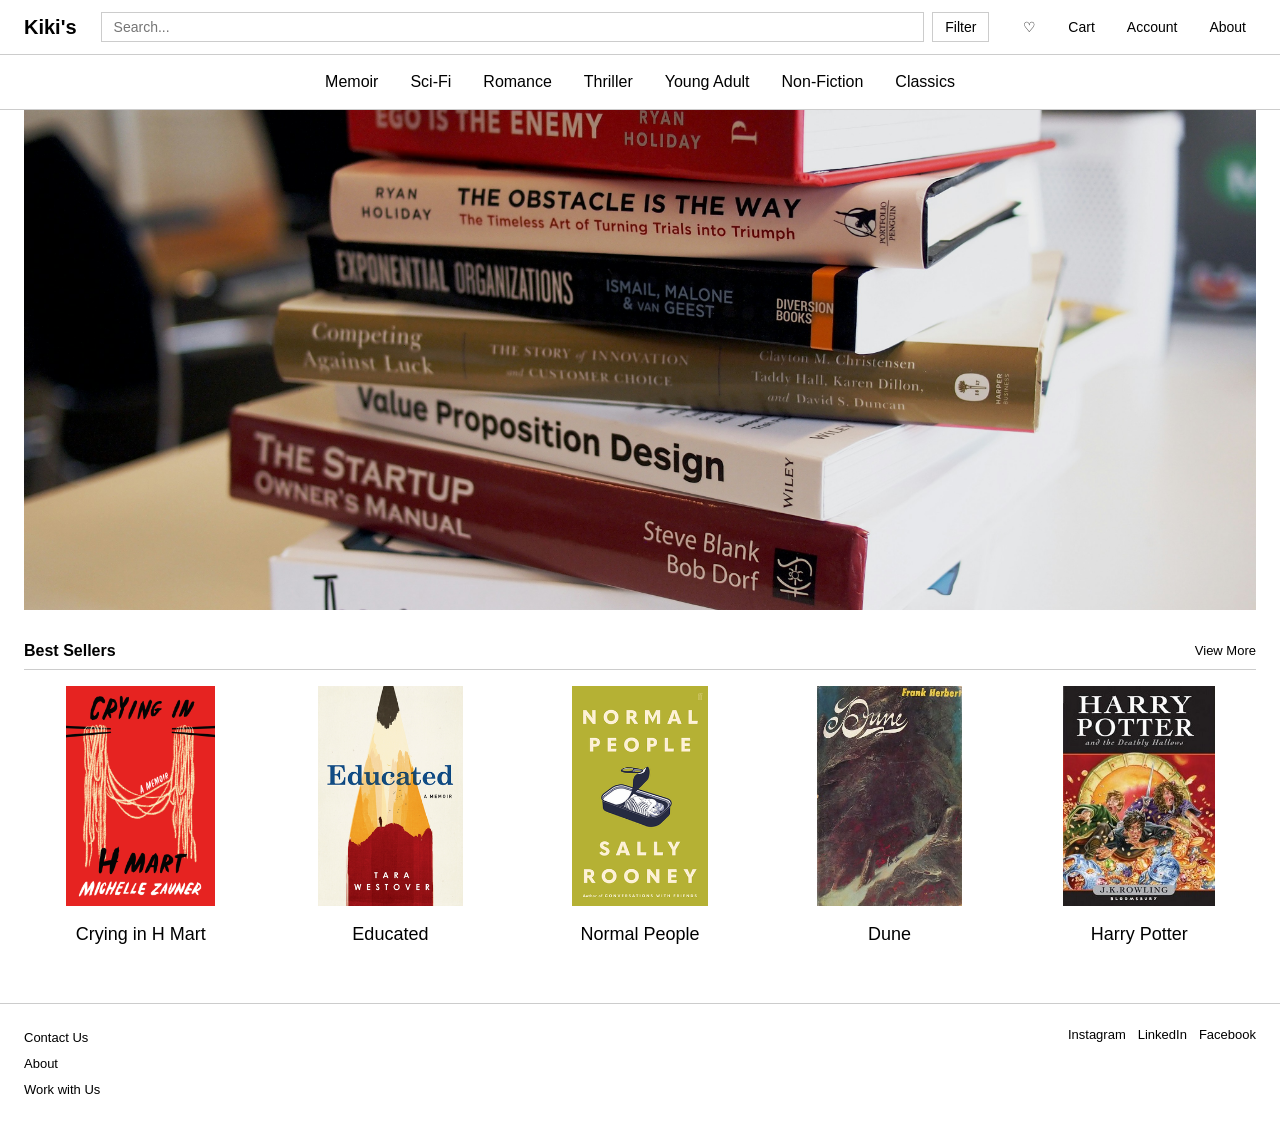
<file: index.html>
<!DOCTYPE html>
<html lang="en">
<head>
  <meta charset="UTF-8" />
  <meta name="viewport" content="width=device-width, initial-scale=1.0" />
  <title>Kiki's Bookshop</title>
  <link rel="stylesheet" href="normalize.css" />
  <link rel="stylesheet" href="main.css" />
</head>
<body>

  <header>
    <div class="logo"><a href="index.html">Kiki's</a></div>
    <div class="search-bar">
      <input type="text" placeholder="Search..." />
      <button class="filter-btn">Filter</button>
    </div>
    <nav class="header-icons">
      <button class="icon-wishlist" onclick="window.location.href='#'" aria-label="Wishlist">&#9825;</button>
      <button class="icon-shopping-cart" onclick="window.location.href='cart.html'" aria-label="Cart">Cart</button>
      <button class="icon-account" onclick="window.location.href='#'" aria-label="Account">Account</button>
      <button class="icon-about" onclick="window.location.href='about.html'">About</button>
      </nav>
  </header>

  <nav class="genre-nav">
    <ul>
      <li><a href="#">Memoir</a></li>
      <li><a href="#">Sci-Fi</a></li>
      <li><a href="#">Romance</a></li>
      <li><a href="#">Thriller</a></li>
      <li><a href="#">Young Adult</a></li>
      <li><a href="#">Non-Fiction</a></li>
      <li><a href="#">Classics</a></li>
    </ul>
  </nav>

  <main>
  <section class="hero-banner">
    <img src="images/hero1.jpg" alt="Featured banner" />
  </section>

  <!-- Best Sellers -->
  <section class="book-section" id="best-sellers">
    <div class="section-header">
      <h2>Best Sellers</h2>
      <a href="#">View More</a>
    </div>
    <div class="book-grid">
      <div class="book-card">
        <img src="images/memoir1.png" alt="Book cover" />
        <a href="bookdetails.html"><p class="book-name">Crying in H Mart</p></a>
      </div>
      <div class="book-card">
        <img src="images/memoir2.png" alt="Book cover" />
        <a href="bookdetails.html"><p class="book-name">Educated</p></a>
      </div>
      <div class="book-card">
        <img src="images/normalpeople.png" alt="Book cover" />
        <a href="bookdetails.html"><p class="book-name">Normal People</p></a>
      </div>
      <div class="book-card">
        <img src="images/dune.jpg" alt="Book cover" />
        <a href="bookdetails.html"><p class="book-name">Dune</p></a>
      </div>
      <div class="book-card">
        <img src="images/harrypotter.jpg" alt="Book cover" />
        <a href="bookdetails.html"><p class="book-name">Harry Potter</p></a>
      </div>
    </div>
  </section>

</main>

  <footer>
    <div class="footer-links">
      <div class="footer-col">
        <ul>
          <li><a href="#">Contact Us</a></li>
          <li><a href="#">About</a></li>
          <li><a href="#">Work with Us</a></li>
        </ul>
      </div>
    </div>
    <div class="footer-social">
      <a href="#" aria-label="Instagram">Instagram</a>
      <a href="#" aria-label="LinkedIn">LinkedIn</a>
      <a href="#" aria-label="Facebook">Facebook</a>
    </div>
  </footer>


</body>
</html>
</file>
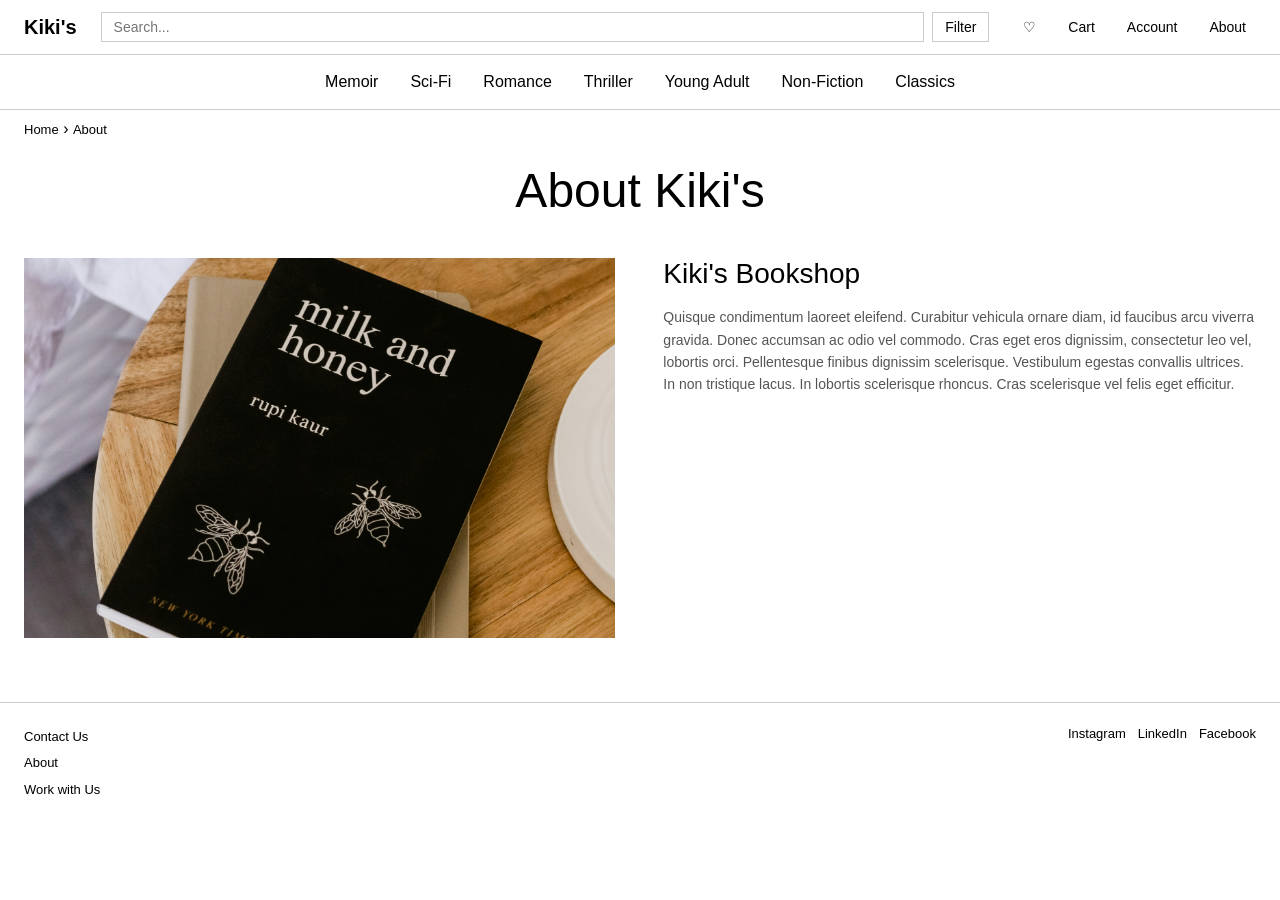
<file: about.html>
<!DOCTYPE html>
<html lang="en">
<head>
  <meta charset="UTF-8" />
  <meta name="viewport" content="width=device-width, initial-scale=1.0" />
  <title>About - Kiki's Bookshop</title>
  <link rel="stylesheet" href="normalize.css" />
  <link rel="stylesheet" href="main.css" />
</head>
<body>

  <header>
    <div class="logo"><a href="index.html">Kiki's</a></div>
    <div class="search-bar">
      <input type="text" placeholder="Search..." />
      <button class="filter-btn">Filter</button>
    </div>
    <div class="header-icons">
      <button class="icon-wishlist" aria-label="Wishlist">&#9825;</button>
      <button class="icon-cart" aria-label="Cart">Cart</button>
      <button class="icon-account" aria-label="Account">Account</button>
      <button class="icon-about" onclick="window.location.href='about.html'">About</button>
  </header>

  <nav class="genre-nav">
    <ul>
      <li><a href="#">Memoir</a></li>
      <li><a href="#">Sci-Fi</a></li>
      <li><a href="#">Romance</a></li>
      <li><a href="#">Thriller</a></li>
      <li><a href="#">Young Adult</a></li>
      <li><a href="#">Non-Fiction</a></li>
      <li><a href="#">Classics</a></li>
    </ul>
  </nav>

  <main>

    <nav class="breadcrumb" aria-label="Breadcrumb">
      <a href="index.html">Home</a> &rsaquo; <a href="#">About</a>
    </nav>

    <h1 class="about-title">About Kiki's</h1>
        <div class="about-content">
          <div class="about-image">
            <img src="images/hero2.jpg" alt="Kiki's Bookshop" />
          </div>
          <div class="about-text">
            <h2>Kiki's Bookshop</h2>
            <p>Quisque condimentum laoreet eleifend. Curabitur vehicula ornare diam,
               id faucibus arcu viverra gravida. Donec accumsan ac odio vel commodo. 
               Cras eget eros dignissim, consectetur leo vel, lobortis orci. Pellentesque finibus dignissim scelerisque. 
               Vestibulum egestas convallis ultrices. In non tristique lacus. In lobortis scelerisque rhoncus. 
               Cras scelerisque vel felis eget efficitur.</p>
          </div>
        </div>

  </main>

  <footer>
    <div class="footer-links">
      <div class="footer-col">
        <ul>
          <li><a href="#">Contact Us</a></li>
          <li><a href="#">About</a></li>
          <li><a href="#">Work with Us</a></li>
        </ul>
      </div>
    </div>
    <div class="footer-social">
      <a href="#" aria-label="Instagram">Instagram</a>
      <a href="#" aria-label="LinkedIn">LinkedIn</a>
      <a href="#" aria-label="Facebook">Facebook</a>
    </div>
  </footer>

</body>
</html>
</file>
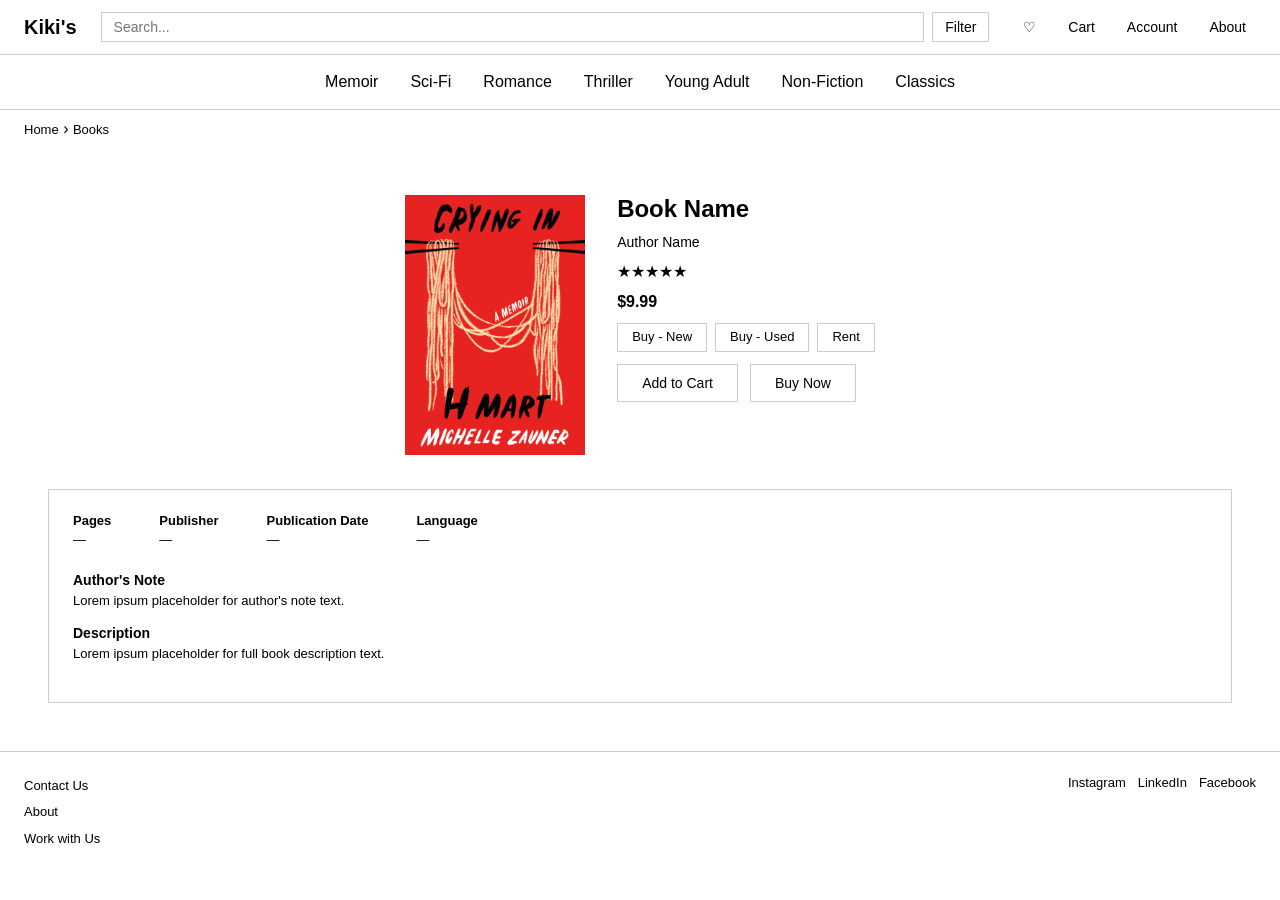
<file: bookdetails.html>
<!DOCTYPE html>
<html lang="en">
<head>
  <meta charset="UTF-8" />
  <meta name="viewport" content="width=device-width, initial-scale=1.0" />
  <title>Book Details - Kiki's Bookshop</title>
  <link rel="stylesheet" href="normalize.css" />
  <link rel="stylesheet" href="main.css" />
</head>
<body>

  <header>
    <div class="logo"><a href="index.html">Kiki's</a></div>
    <div class="search-bar">
      <input type="text" placeholder="Search..." />
      <button class="filter-btn">Filter</button>
    </div>
    <div class="header-icons">
      <button class="icon-wishlist" aria-label="Wishlist">&#9825;</button>
      <button class="icon-cart" aria-label="Cart">Cart</button>
      <button class="icon-account" aria-label="Account">Account</button>
      <button class="icon-about" onclick="window.location.href='about.html'">About</button>
    </div>
  </header>

  <nav class="genre-nav">
    <ul>
      <li><a href="#">Memoir</a></li>
      <li><a href="#">Sci-Fi</a></li>
      <li><a href="#">Romance</a></li>
      <li><a href="#">Thriller</a></li>
      <li><a href="#">Young Adult</a></li>
      <li><a href="#">Non-Fiction</a></li>
      <li><a href="#">Classics</a></li>
    </ul>
  </nav>

  <main>

    <nav class="breadcrumb" aria-label="Breadcrumb">
      <a href="index.html">Home</a> &rsaquo; <a href="#">Books</a>
    </nav>

    <section class="book-details">
      <div class="book-cover">
        <img src="images/memoir1.png" alt="Book Cover" />
      </div>
      <div class="book-info">
        <h1 class="book-title">Book Name</h1>
        <p class="book-author">Author Name</p>
        <div class="book-rating">
          <span>&#9733;&#9733;&#9733;&#9733;&#9733;</span>
        </div>
        <p class="book-price">$9.99</p>
        <div class="book-purchase-options">
          <button>Buy - New</button>
          <button>Buy - Used</button>
          <button>Rent</button>
        </div>
        <div class="book-actions">
          <button class="add-to-cart">Add to Cart</button>
          <button class="buy-now" onclick="window.location.href='cart.html'">Buy Now</button>
        </div>
      </div>
    </section>

    <section class="book-metadata">
      <div class="metadata-container">

        <div class="metadata-stats">
          <div class="metadata-item">
            <span class="metadata-label">Pages</span>
            <span class="metadata-value">—</span>
          </div>
          <div class="metadata-item">
            <span class="metadata-label">Publisher</span>
            <span class="metadata-value">—</span>
          </div>
          <div class="metadata-item">
            <span class="metadata-label">Publication Date</span>
            <span class="metadata-value">—</span>
          </div>
          <div class="metadata-item">
            <span class="metadata-label">Language</span>
            <span class="metadata-value">—</span>
          </div>
        </div>

        <div class="authors-note">
          <h3>Author's Note</h3>
          <p>Lorem ipsum placeholder for author's note text.</p>
        </div>

        <div class="book-description">
          <h3>Description</h3>
          <p>Lorem ipsum placeholder for full book description text.</p>
        </div>

      </div>
    </section>

  </main>
  
  <footer>
    <div class="footer-links">
      <div class="footer-col">
        <ul>
          <li><a href="#">Contact Us</a></li>
          <li><a href="#">About</a></li>
          <li><a href="#">Work with Us</a></li>
        </ul>
      </div>
    </div>
    <div class="footer-social">
      <a href="#" aria-label="Instagram">Instagram</a>
      <a href="#" aria-label="LinkedIn">LinkedIn</a>
      <a href="#" aria-label="Facebook">Facebook</a>
    </div>
  </footer>


</body>
</html>
</file>
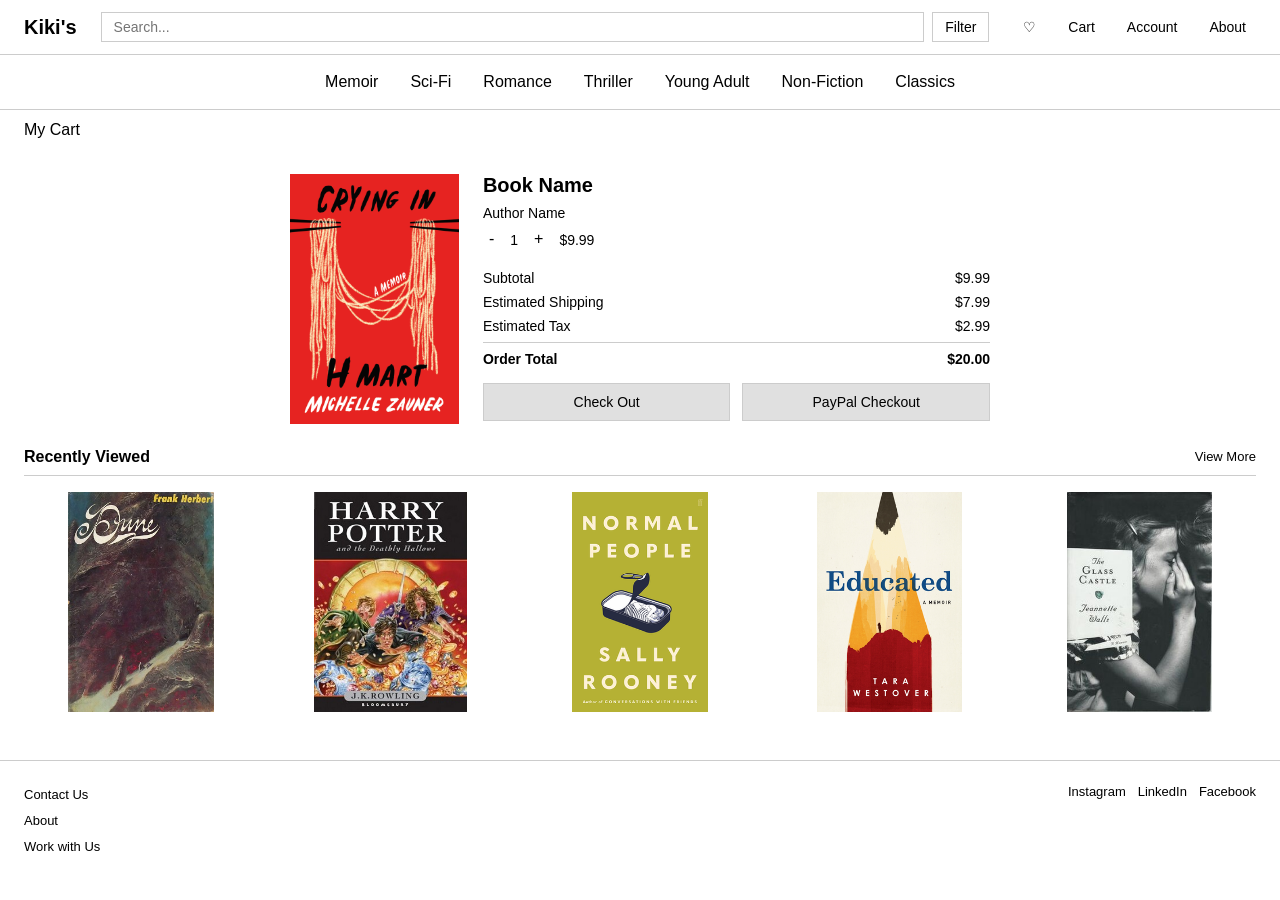
<file: cart.html>
<!DOCTYPE html>
<html lang="en">
<head>
  <meta charset="UTF-8" />
  <meta name="viewport" content="width=device-width, initial-scale=1.0" />
  <title>My Cart - Kiki's Bookshop</title>
  <link rel="stylesheet" href="normalize.css" />
  <link rel="stylesheet" href="main.css" />
</head>
<body>

  <header>
    <div class="logo"><a href="index.html">Kiki's</a></div>
    <div class="search-bar">
      <input type="text" placeholder="Search..." />
      <button class="filter-btn">Filter</button>
    </div>
    <div class="header-icons">
      <button class="icon-wishlist" aria-label="Wishlist">&#9825;</button>
      <button class="icon-cart" aria-label="Cart">Cart</button>
      <button class="icon-account" aria-label="Account">Account</button>
      <button class="icon-about" onclick="window.location.href='about.html'">About</button>
    </div>
  </header>

  <nav class="genre-nav">
    <ul>
      <li><a href="#">Memoir</a></li>
      <li><a href="#">Sci-Fi</a></li>
      <li><a href="#">Romance</a></li>
      <li><a href="#">Thriller</a></li>
      <li><a href="#">Young Adult</a></li>
      <li><a href="#">Non-Fiction</a></li>
      <li><a href="#">Classics</a></li>
    </ul>
  </nav>

  <main>

    <h1>My Cart</h1>

    <section class="cart-section">
      <div class="cart-item">
        <div class="cart-item-cover">
          <img src="images/memoir1.png" alt="Book Cover" />
        </div>
        <div class="cart-item-details">
          <h2 class="cart-item-title">Book Name</h2>
          <p class="cart-item-author">Author Name</p>
          <div class="cart-item-quantity">
            <button aria-label="Decrease quantity">-</button>
            <span>1</span>
            <button aria-label="Increase quantity">+</button>
            <span class="cart-item-price">$9.99</span>
          </div>

          <div class="order-summary">
            <div class="summary-row">
              <span>Subtotal</span>
              <span>$9.99</span>
            </div>
            <div class="summary-row">
              <span>Estimated Shipping</span>
              <span>$7.99</span>
            </div>
            <div class="summary-row">
              <span>Estimated Tax</span>
              <span>$2.99</span>
            </div>
            <div class="summary-row summary-total">
              <span>Order Total</span>
              <span>$20.00</span>
            </div>
            <div class="checkout-actions">
              <button class="checkout-btn">Check Out</button>
              <button class="paypal-btn">PayPal Checkout</button>
            </div>
          </div>

        </div>
      </div>
    </section>

    <section class="book-section" id="recently-viewed">
      <div class="section-header">
        <h2>Recently Viewed</h2>
        <a href="#">View More</a>
      </div>
      <div class="book-grid">
        <div class="book-card"><img src="images/dune.jpg" alt="Book cover" /></div>
        <div class="book-card"><img src="images/harrypotter.jpg" alt="Book cover" /></div>
        <div class="book-card"><img src="images/normalpeople.png" alt="Book cover" /></div>
        <div class="book-card"><img src="images/memoir2.png" alt="Book cover" /></div>
        <div class="book-card"><img src="images/glasscastle.jpg" alt="Book cover" /></div>
      </div>
    </section>

  </main>

  <footer>
    <div class="footer-links">
      <div class="footer-col">
        <ul>
          <li><a href="#">Contact Us</a></li>
          <li><a href="#">About</a></li>
          <li><a href="#">Work with Us</a></li>
        </ul>
      </div>
    </div>
    <div class="footer-social">
      <a href="#" aria-label="Instagram">Instagram</a>
      <a href="#" aria-label="LinkedIn">LinkedIn</a>
      <a href="#" aria-label="Facebook">Facebook</a>
    </div>
  </footer>

</body>
</html>
</file>
<file: main.css>
/*CSS*/

/*RESET*/

*{
    margin: 0;
}

body{
    font-family: "Inter", sans-serif;
    font-size: 16px;
}

h1, h2, h3, h4, h5, h6, a{
    font-size: 16px;
    font-weight: normal;
    color: black;
    text-decoration: none;
}

/* End of reset */

article{
    width: 300px;
    border: 1px solid black;
}
article img{
    width: 100%;
}
main{
    padding: 0 24px;
}



/* ===================== HEADER ===================== */
header {
  display: flex;
  align-items: center;
  justify-content: space-between;
  padding: 12px 24px;
  border-bottom: 1px solid #ccc;
  max-width: 100%;
  box-sizing: border-box;
}

.logo a {
  font-size: 20px;
  font-weight: bold;
  min-width: 80px;
}

/* ===================== SEARCH BAR ===================== */
.search-bar {
  display: flex;
  align-items: center;
  flex: 1;
  margin: 0 24px;
  gap: 8px;
}

.search-bar input {
  width: 100%;
  padding: 6px 12px;
  border: 1px solid #ccc;
  font-size: 14px;
}

.search-bar .filter-btn {
  padding: 6px 12px;
  border: 1px solid #ccc;
  background: none;
  cursor: pointer;
  font-size: 14px;
  white-space: nowrap;
}

/* ===================== HEADER ICONS ===================== */
.header-icons {
  display: flex;
  align-items: center;
  gap: 12px;
}

.header-icons button {
  background: none;
  border: none;
  cursor: pointer;
  font-size: 14px;
  padding: 6px 10px;
}

.header-icons button:hover {
  text-decoration: underline;
}

.icon-wishlist {
  font-size: 18px;
}

/* ===================== GENERAL NAV ===================== */
.genre-nav {
  border-bottom: 1px solid #ccc;
  padding: 8px 24px;
}

.genre-nav ul {
  display: flex;
  flex-wrap: wrap;        
  justify-content: center;
  list-style: none;
  gap: 16px 32px;         
  margin: 0;
  padding: 10px;
}

.genre-nav ul li a {
  text-decoration: none;
  font-size: 16px;
  white-space: nowrap;    
}

.genre-nav ul li a:hover {
  text-decoration: underline;
}


/* ===================== HERO BANNER ===================== */
.hero-banner {
  width: 100%;
  margin-bottom: 32px;
  box-sizing: border-box;
  padding: 0;
}

.hero-banner img {
  width: 100%;
  height: 500px;
  display: block;
  object-fit: cover;
}

/* ===================== BOOK SECTIONS ===================== */
.book-section {
  width: 100%;
  margin-bottom: 40px;
  padding: 0;
}

.section-header {
  display: flex;
  justify-content: space-between;
  align-items: center;
  margin-bottom: 16px;
  padding-bottom: 8px;
  border-bottom: 1px solid #ccc;
}

.section-header h2 {
  font-size: 16px;
  font-weight: bold;
  margin: 0;
}

.section-header a {
  font-size: 13px;
  text-decoration: none;
}

.section-header a:hover {
  text-decoration: underline;
}

.book-grid {
  display: flex;
  flex-wrap: wrap;
  gap: 16px;
  width: 100%;
}

.book-card {
  display: flex;
  flex-direction: column;
  gap: 8px;
  flex: 1 1 160px;   
  min-width: 140px;
}

.book-card a{
  font-family:Verdana, Geneva, Tahoma, sans-serif;
  font-size: 20px;
  padding: 10px;
}

.book-card a:hover{
  font-family: Arial, Helvetica, sans-serif;
  text-decoration: underline;
}


.book-card img {
  width: 100%;
  height: 220px;
  object-fit: contain; 
  display: block;
}

.book-card .book-name {
  font-size: 18px;
  text-align: center;
  margin: 0;
}

.book-card .book-name a {
  text-decoration: none;
}

.book-card .book-name a:hover {
  text-decoration: underline;
}

/* ===================== BOOK DETAILS ===================== */
.book-details {
  display: flex;
  gap: 32px;
  padding: 24px;
  margin-bottom: 10px;
  justify-content: center;
  margin-top: 32px;
}
.breadcrumb{
  margin-top: 10px;
}
.breadcrumb a{
  font-size: 13px;
}
/* Book Cover */
.book-cover img {
  width: 180px;
  height: 260px;
  object-fit: cover;
  display: block;
}

/* Book Info */
.book-info {
  display: flex;
  flex-direction: column;
  gap: 12px;
}

.book-title {
  font-size: 24px;
  font-weight: bold;
  margin: 0;
}

.book-author {
  font-size: 14px;
  margin: 0;
}

.book-rating {
  font-size: 16px;
}

.book-price {
  font-size: 16px;
  font-weight: bold;
  margin: 0;
}

/* Purchase Option Buttons */
.book-purchase-options {
  display: flex;
  gap: 8px;
}

.book-purchase-options button {
  padding: 6px 14px;
  border: 1px solid #ccc;
  background: none;
  cursor: pointer;
  font-size: 13px;
}

.book-purchase-options button:hover {
  background-color: #f0f0f0;
}

/* Add to Cart / Buy Now */
.book-actions {
  display: flex;
  gap: 12px;
}

.add-to-cart {
  padding: 10px 24px;
  border: 1px solid #ccc;
  background: none;
  cursor: pointer;
  font-size: 14px;
}

.buy-now {
  padding: 10px 24px;
  border: 1px solid #ccc;
  background: none;
  cursor: pointer;
  font-size: 14px;
}

.add-to-cart:hover,
.buy-now:hover {
  background-color: #f0f0f0;
}

/* book metadata */
.book-metadata {
  padding: 0 24px;
  margin-bottom: 32px;
}

.metadata-container {
  border: 1px solid #ccc;
  padding: 24px;
}

.metadata-stats {
  display: flex;
  gap: 48px;
  margin-bottom: 24px;
}

.metadata-item {
  display: flex;
  flex-direction: column;
  gap: 4px;
}

.metadata-label {
  font-size: 13px;
  font-weight: bold;
}

.metadata-value {
  font-size: 13px;
}

.authors-note,
.book-description {
  margin-bottom: 16px;
}

.authors-note h3,
.book-description h3 {
  font-size: 14px;
  font-weight: bold;
  margin: 0 0 6px 0;
}

.authors-note p,
.book-description p {
  font-size: 13px;
  margin: 0;
}

/* ===================== CART ===================== */

.cart-section {
  padding: 24px;
  max-width: 700px;
  margin: 0 auto;
}

.cart-item {
  display: flex;
  gap: 24px;
  align-items: flex-start;
}

.cart-item-cover img {
  width: 100%;
  height: 250px;
  object-fit: contain;
  display: block;
  background-color: #e0e0e0;
}

.cart-item-details {
  flex: 1;
  display: flex;
  flex-direction: column;
  gap: 8px;
}

.cart-item-title {
  font-size: 20px;
  font-weight: bold;
  margin: 0;
}

.cart-item-author {
  font-size: 14px;
  margin: 0;
}

.cart-item-quantity {
  display: flex;
  align-items: center;
  gap: 10px;
  font-size: 14px;
}

.cart-item-quantity button {
  background: none;
  border: none;
  cursor: pointer;
  font-size: 16px;
}

.order-summary {
  display: flex;
  flex-direction: column;
  gap: 8px;
  margin-top: 12px;
}

.summary-row {
  display: flex;
  justify-content: space-between;
  font-size: 14px;
}

.summary-total {
  border-top: 1px solid #ccc;
  padding-top: 8px;
  font-weight: bold;
}

.checkout-actions {
  display: flex;
  gap: 12px;
  margin-top: 8px;
}

.checkout-btn,
.paypal-btn {
  flex: 1;
  padding: 10px;
  border: 1px solid #ccc;
  background-color: #e0e0e0;
  cursor: pointer;
  font-size: 14px;
}
/* ===================== ABOUT PAGE ===================== */

.about-breadcrumb {
  font-size: 13px;
  padding: 12px 0 0 0;
  margin-bottom: 8px;
}

.about-breadcrumb a {
  font-size: 13px;
  color: black;
  text-decoration: none;
}

.about-breadcrumb a:hover {
  text-decoration: underline;
}

.about-title {
  font-size: 48px;
  font-weight: normal;
  text-align: center;
  margin: 24px 0 40px 0;
  color: black;
}

.about-content {
  display: flex;
  gap: 48px;
  align-items: flex-start;
  margin-bottom: 64px;
}

.about-image {
  flex: 0 0 auto;
  width: 48%;
}

.about-image img {
  width: 100%;
  height: 380px;
  object-fit: cover;
  display: block;
  background-color: #d9d9d9;
}

.about-text {
  flex: 1;
  display: flex;
  flex-direction: column;
  gap: 16px;
}

.about-text h2 {
  font-size: 28px;
  font-weight: normal;
  color: black;
  margin: 0;
}

.about-text p {
  font-size: 14px;
  line-height: 1.6;
  color: #555;
  margin: 0;
}
/* ===================== FOOTER ===================== */
footer {
  display: flex;
  justify-content: space-between;
  align-items: flex-start;
  padding: 24px;
  margin-top: 48px;
  border-top: 1px solid #ccc;
}

.footer-links {
  display: flex;
  gap: 48px;
}

.footer-col ul {
  list-style: none;
  padding: 0;
  margin: 0;
  display: flex;
  flex-direction: column;
  gap: 8px;
}

.footer-col ul li a {
  font-size: 13px;
  text-decoration: none;
}

.footer-col ul li a:hover {
  text-decoration: underline;
}

.footer-social {
  display: flex;
  gap: 12px;
  align-items: center;
}

.footer-social a {
  font-size: 13px;
  text-decoration: none;
}

.footer-social a:hover {
  text-decoration: underline;
}
</file>
